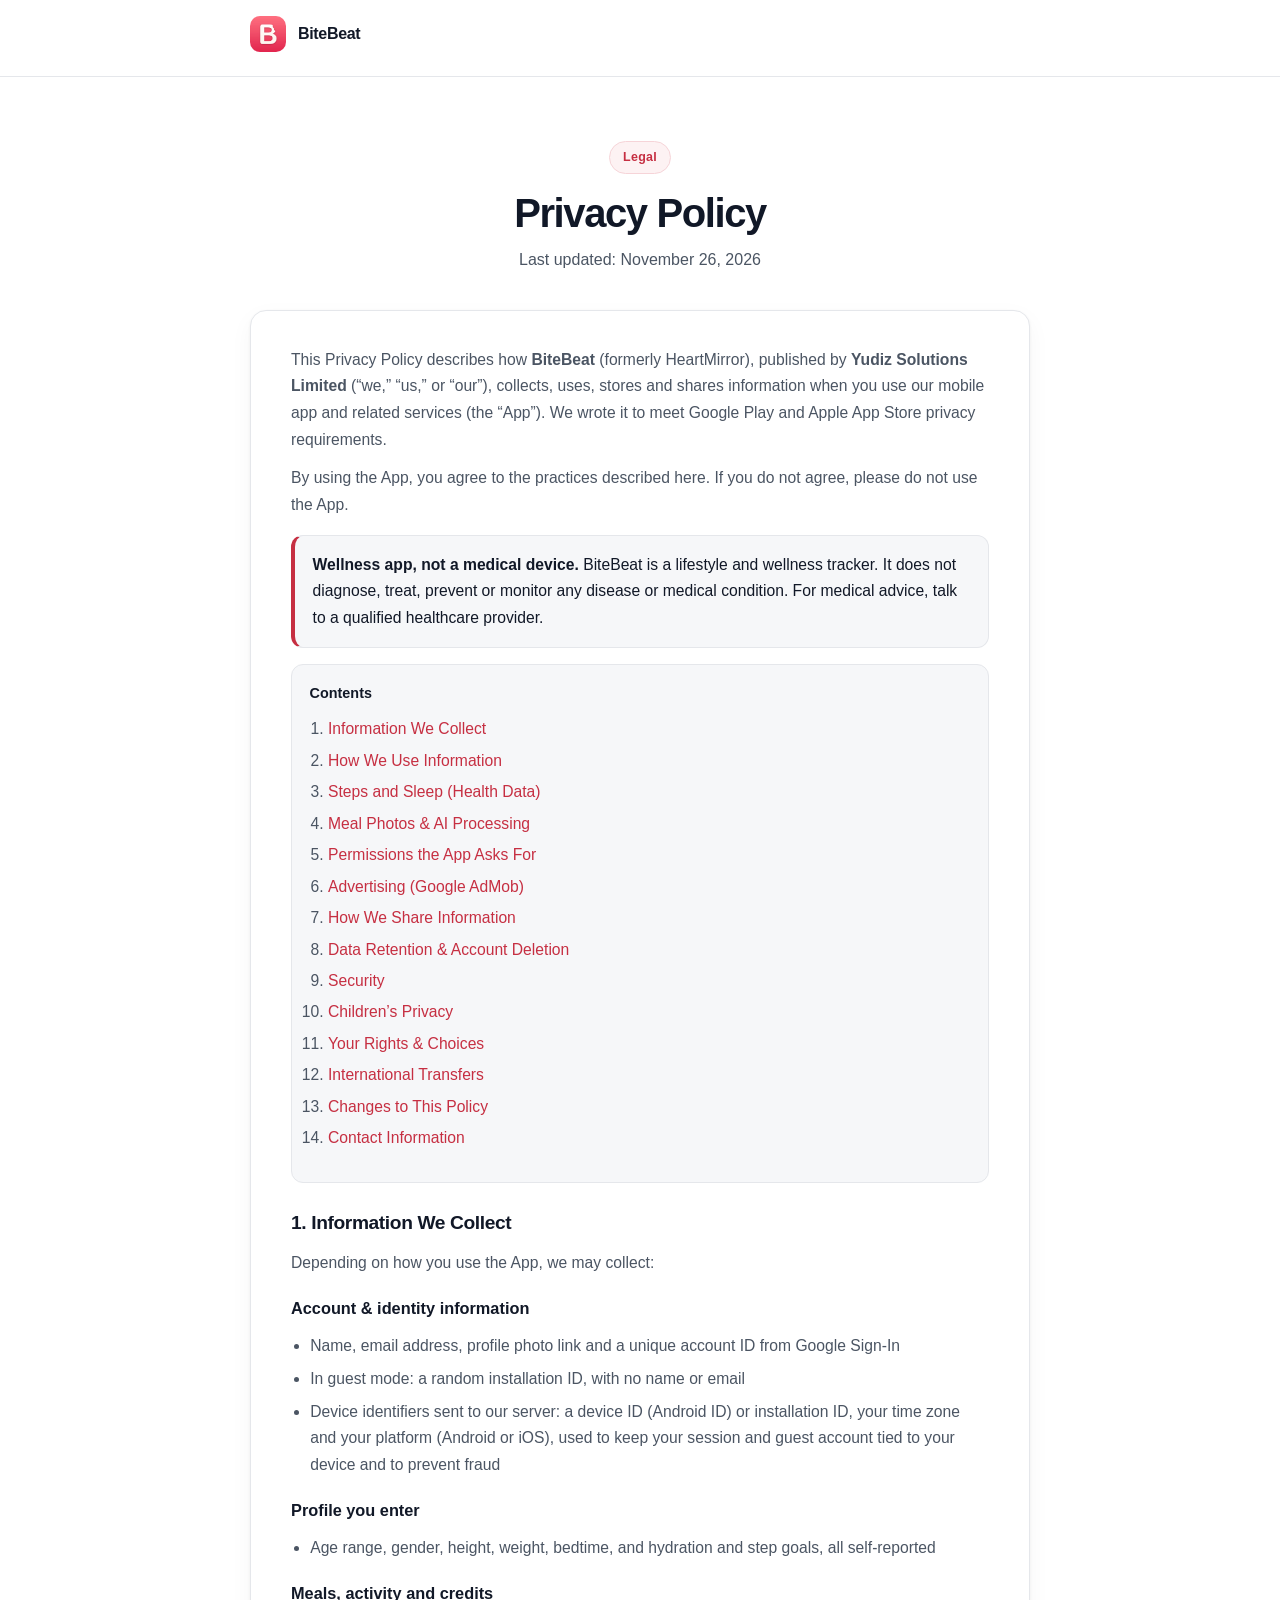
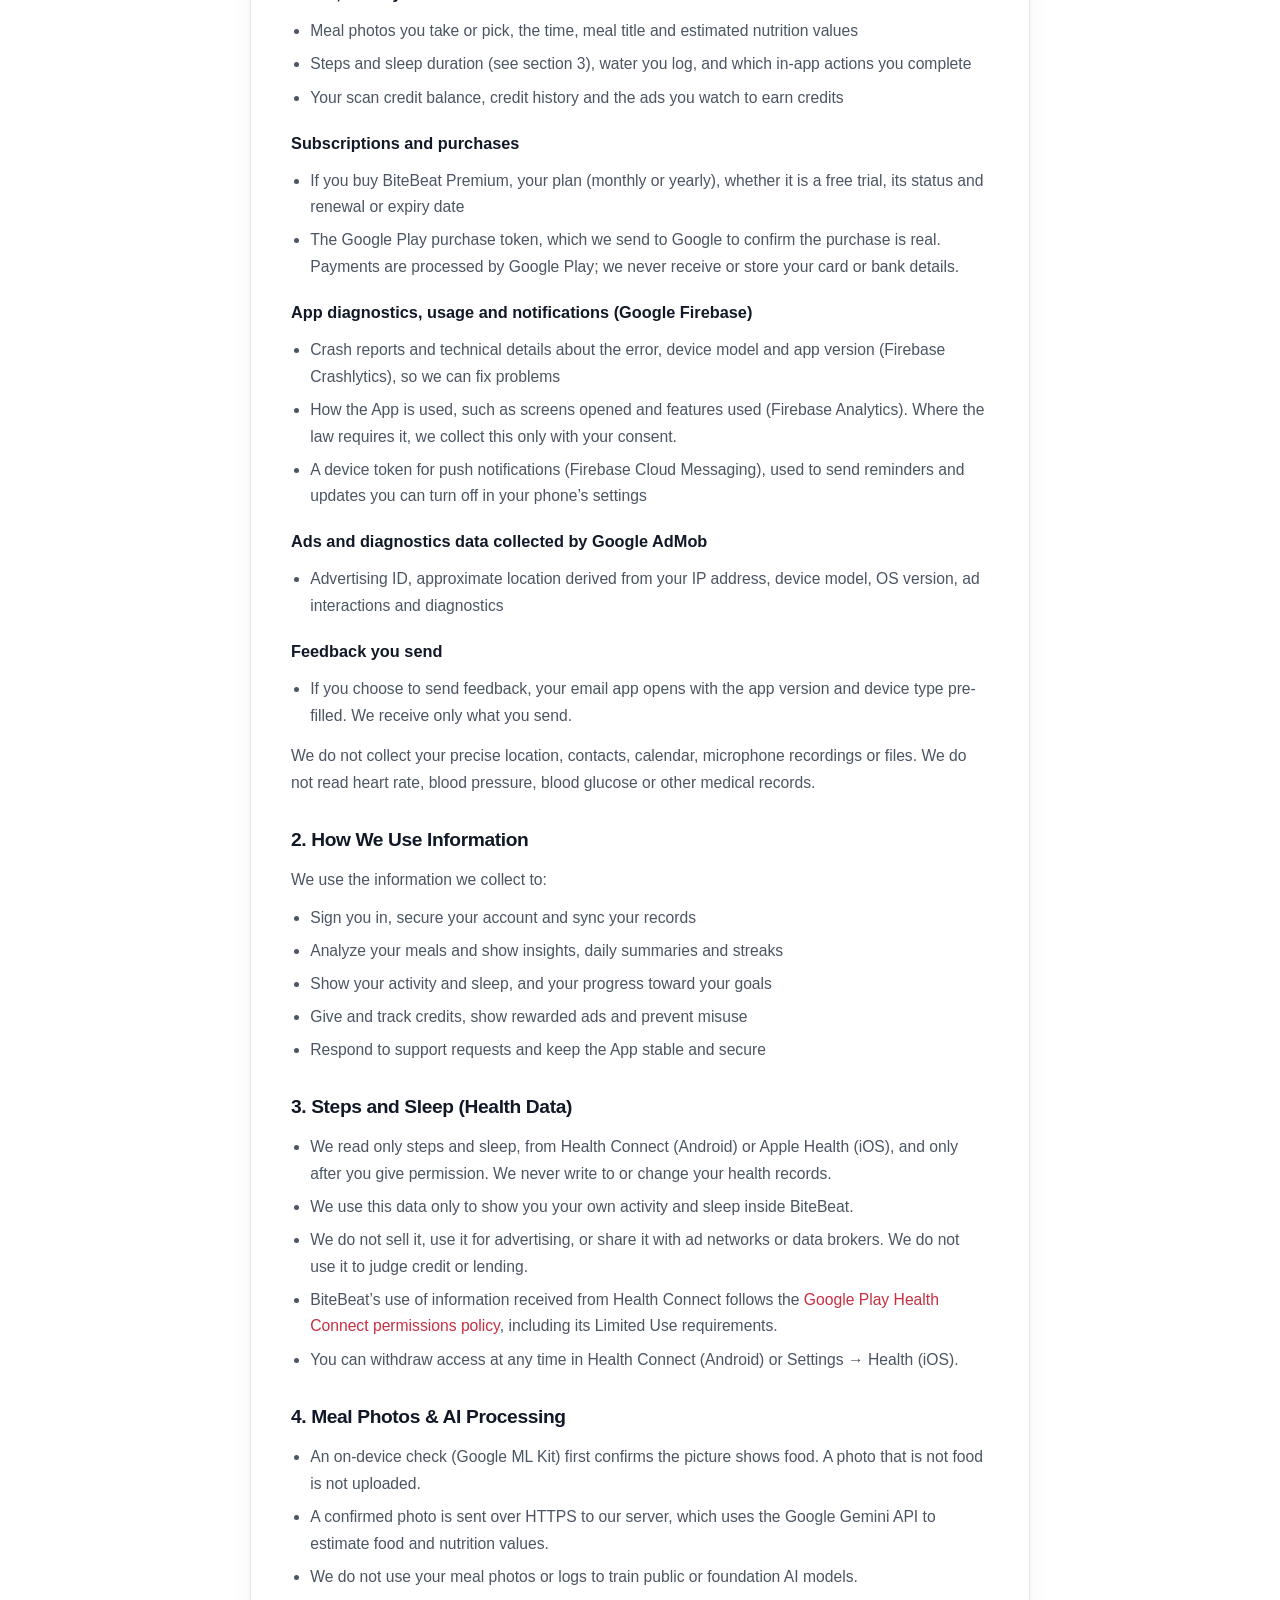
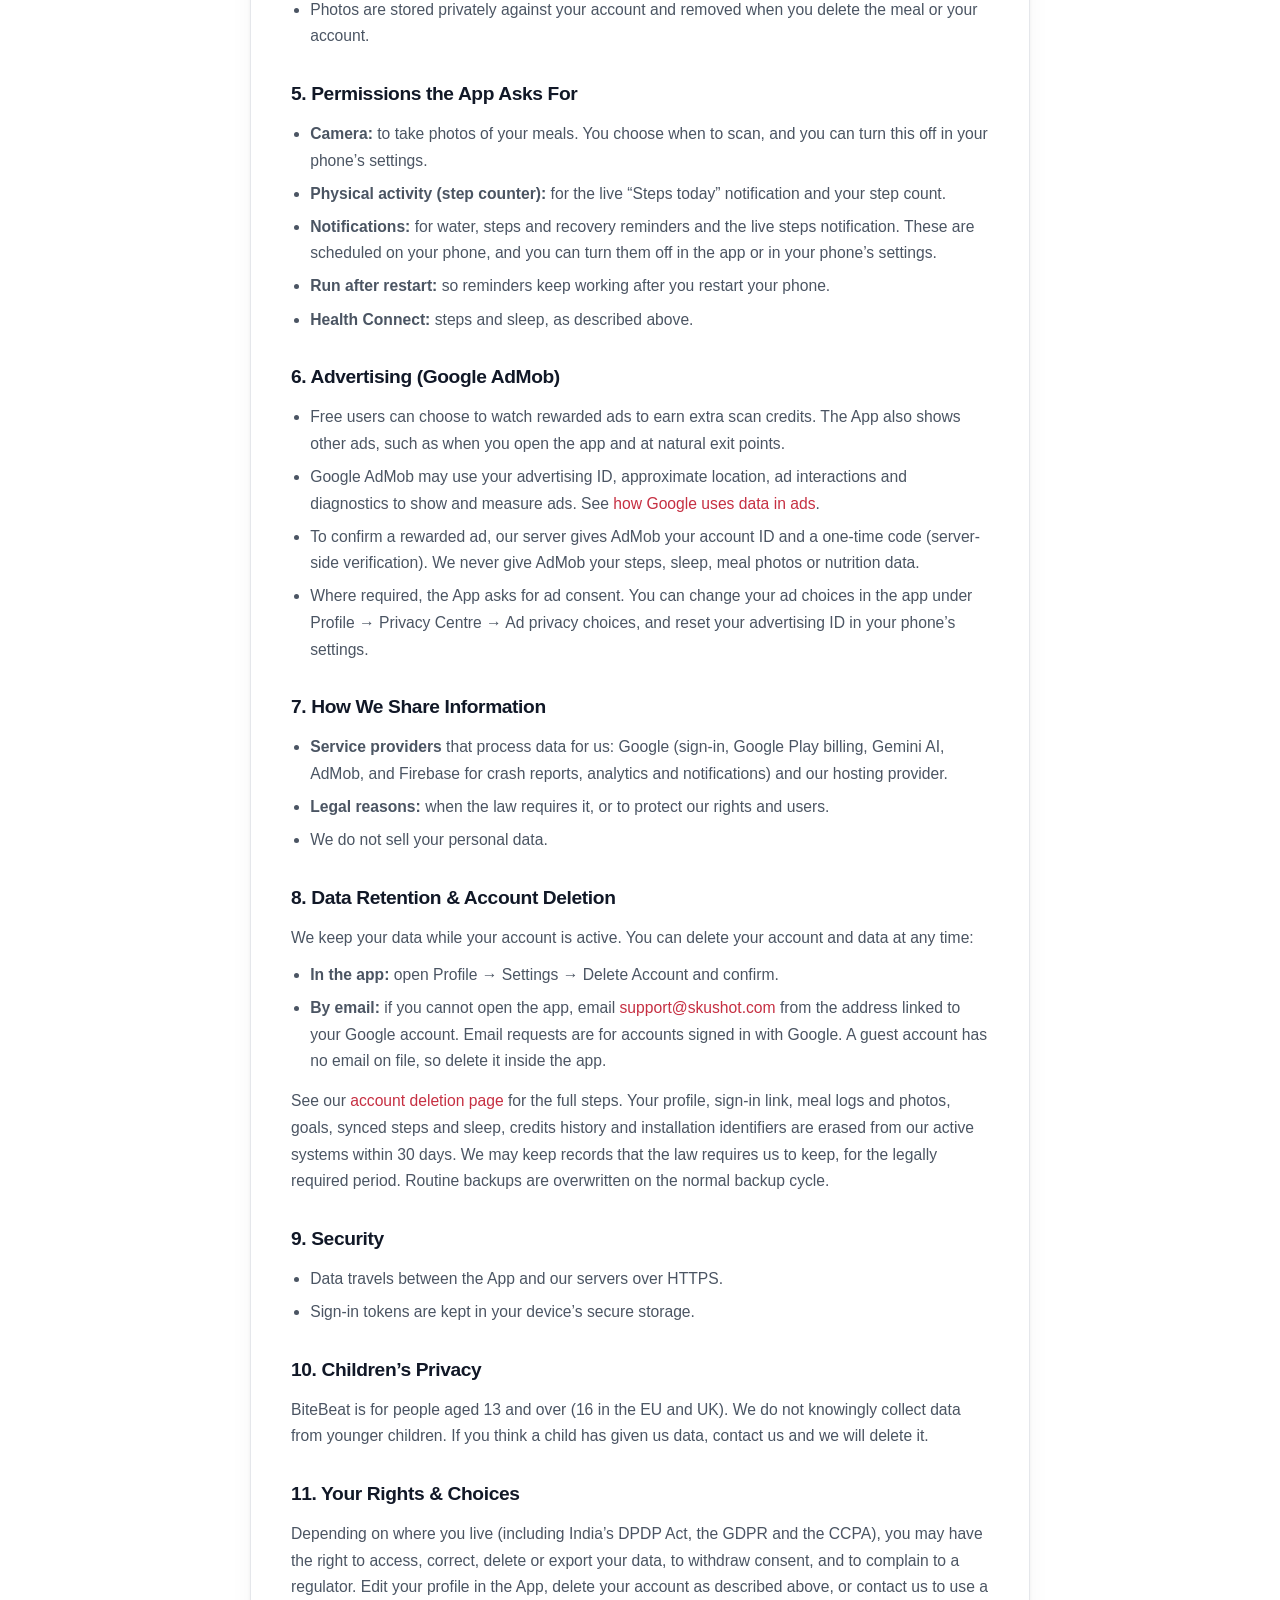
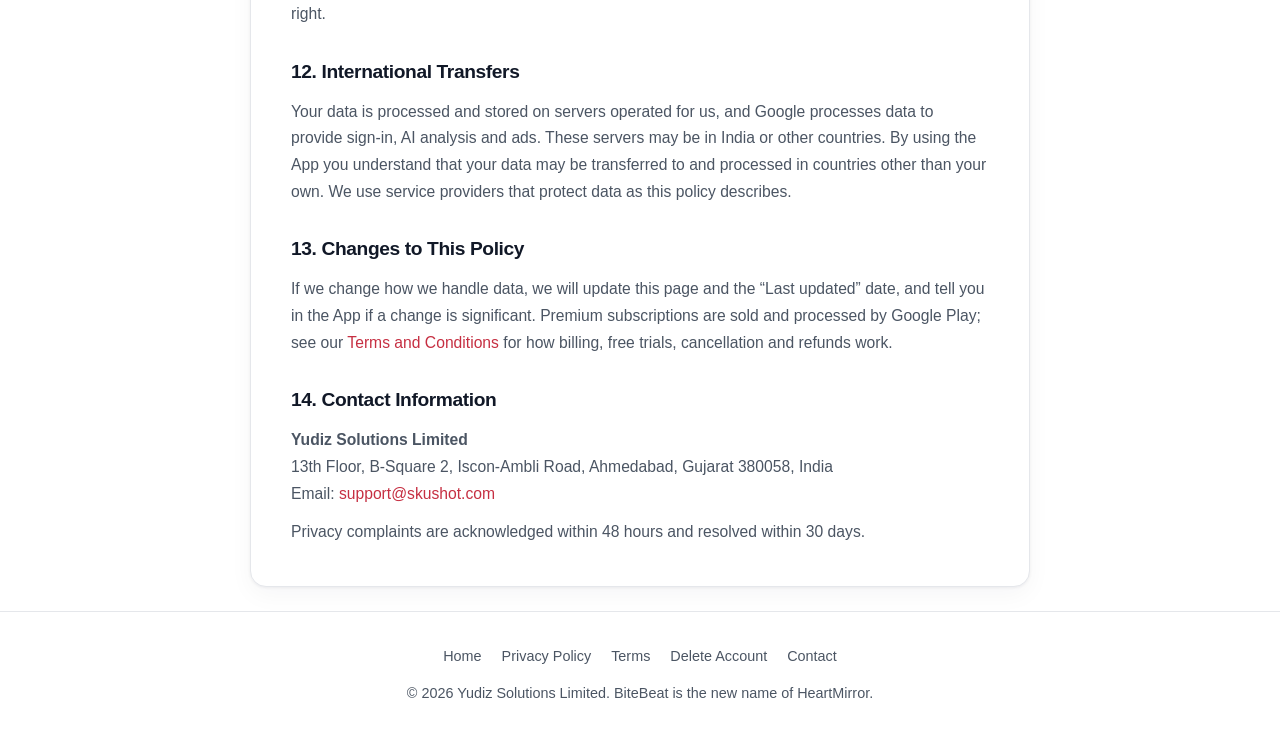
<file: index.html>
<!DOCTYPE html>
<html lang="en">
<head>
  <meta charset="UTF-8" />
  <meta name="viewport" content="width=device-width, initial-scale=1.0" />
  <meta name="description" content="Privacy Policy for BiteBeat: how we collect, use, share and protect your data." />
  <title>Privacy Policy — BiteBeat</title>
  <link rel="icon" href="images/logo.webp" />
  <link rel="stylesheet" href="style.css?v=2" />
</head>
<body>
  <header>
    <div class="wrap">
      <a class="brand" href="./">
        <img class="logo" src="images/logo.webp" alt="BiteBeat logo" width="36" height="36" />
        <span>BiteBeat</span>
      </a>
    </div>
  </header>

  <main>
    <section class="hero wrap">
      <span class="pill">Legal</span>
      <h1>Privacy Policy</h1>
      <p>Last updated: November 26, 2026</p>
    </section>

    <article class="wrap content">
      <p>
        This Privacy Policy describes how <strong>BiteBeat</strong> (formerly HeartMirror), published by
        <strong>Yudiz Solutions Limited</strong> (“we,” “us,” or “our”), collects, uses, stores and shares
        information when you use our mobile app and related services (the “App”). We wrote it to meet
        Google Play and Apple App Store privacy requirements.
      </p>
      <p>By using the App, you agree to the practices described here. If you do not agree, please do not use the App.</p>

      <div class="highlight">
        <p><strong>Wellness app, not a medical device.</strong> BiteBeat is a lifestyle and wellness tracker. It does not diagnose, treat, prevent or monitor any disease or medical condition. For medical advice, talk to a qualified healthcare provider.</p>
      </div>

      <nav class="toc" aria-label="Table of contents">
        <strong>Contents</strong>
        <ol>
          <li><a href="#data-collected">Information We Collect</a></li>
          <li><a href="#how-we-use">How We Use Information</a></li>
          <li><a href="#health-data">Steps and Sleep (Health Data)</a></li>
          <li><a href="#meal-photos">Meal Photos &amp; AI Processing</a></li>
          <li><a href="#permissions">Permissions the App Asks For</a></li>
          <li><a href="#ads">Advertising (Google AdMob)</a></li>
          <li><a href="#sharing">How We Share Information</a></li>
          <li><a href="#retention">Data Retention &amp; Account Deletion</a></li>
          <li><a href="#security">Security</a></li>
          <li><a href="#children">Children’s Privacy</a></li>
          <li><a href="#rights">Your Rights &amp; Choices</a></li>
          <li><a href="#international">International Transfers</a></li>
          <li><a href="#changes">Changes to This Policy</a></li>
          <li><a href="#contact">Contact Information</a></li>
        </ol>
      </nav>

      <h2 id="data-collected">1. Information We Collect</h2>
      <p>Depending on how you use the App, we may collect:</p>

      <h3>Account &amp; identity information</h3>
      <ul>
        <li>Name, email address, profile photo link and a unique account ID from Google Sign-In</li>
        <li>In guest mode: a random installation ID, with no name or email</li>
        <li>Device identifiers sent to our server: a device ID (Android ID) or installation ID, your time zone and your platform (Android or iOS), used to keep your session and guest account tied to your device and to prevent fraud</li>
      </ul>

      <h3>Profile you enter</h3>
      <ul>
        <li>Age range, gender, height, weight, bedtime, and hydration and step goals, all self-reported</li>
      </ul>

      <h3>Meals, activity and credits</h3>
      <ul>
        <li>Meal photos you take or pick, the time, meal title and estimated nutrition values</li>
        <li>Steps and sleep duration (see section 3), water you log, and which in-app actions you complete</li>
        <li>Your scan credit balance, credit history and the ads you watch to earn credits</li>
      </ul>

      <h3>Subscriptions and purchases</h3>
      <ul>
        <li>If you buy BiteBeat Premium, your plan (monthly or yearly), whether it is a free trial, its status and renewal or expiry date</li>
        <li>The Google Play purchase token, which we send to Google to confirm the purchase is real. Payments are processed by Google Play; we never receive or store your card or bank details.</li>
      </ul>

      <h3>App diagnostics, usage and notifications (Google Firebase)</h3>
      <ul>
        <li>Crash reports and technical details about the error, device model and app version (Firebase Crashlytics), so we can fix problems</li>
        <li>How the App is used, such as screens opened and features used (Firebase Analytics). Where the law requires it, we collect this only with your consent.</li>
        <li>A device token for push notifications (Firebase Cloud Messaging), used to send reminders and updates you can turn off in your phone&rsquo;s settings</li>
      </ul>

      <h3>Ads and diagnostics data collected by Google AdMob</h3>
      <ul>
        <li>Advertising ID, approximate location derived from your IP address, device model, OS version, ad interactions and diagnostics</li>
      </ul>

      <h3>Feedback you send</h3>
      <ul>
        <li>If you choose to send feedback, your email app opens with the app version and device type pre-filled. We receive only what you send.</li>
      </ul>

      <p>We do not collect your precise location, contacts, calendar, microphone recordings or files. We do not read heart rate, blood pressure, blood glucose or other medical records.</p>

      <h2 id="how-we-use">2. How We Use Information</h2>
      <p>We use the information we collect to:</p>
      <ul>
        <li>Sign you in, secure your account and sync your records</li>
        <li>Analyze your meals and show insights, daily summaries and streaks</li>
        <li>Show your activity and sleep, and your progress toward your goals</li>
        <li>Give and track credits, show rewarded ads and prevent misuse</li>
        <li>Respond to support requests and keep the App stable and secure</li>
      </ul>

      <h2 id="health-data">3. Steps and Sleep (Health Data)</h2>
      <ul>
        <li>We read only steps and sleep, from Health Connect (Android) or Apple Health (iOS), and only after you give permission. We never write to or change your health records.</li>
        <li>We use this data only to show you your own activity and sleep inside BiteBeat.</li>
        <li>We do not sell it, use it for advertising, or share it with ad networks or data brokers. We do not use it to judge credit or lending.</li>
        <li>BiteBeat’s use of information received from Health Connect follows the <a href="https://support.google.com/googleplay/android-developer/answer/9888379">Google Play Health Connect permissions policy</a>, including its Limited Use requirements.</li>
        <li>You can withdraw access at any time in Health Connect (Android) or Settings &rarr; Health (iOS).</li>
      </ul>

      <h2 id="meal-photos">4. Meal Photos &amp; AI Processing</h2>
      <ul>
        <li>An on-device check (Google ML Kit) first confirms the picture shows food. A photo that is not food is not uploaded.</li>
        <li>A confirmed photo is sent over HTTPS to our server, which uses the Google Gemini API to estimate food and nutrition values.</li>
        <li>We do not use your meal photos or logs to train public or foundation AI models.</li>
        <li>Photos are stored privately against your account and removed when you delete the meal or your account.</li>
      </ul>

      <h2 id="permissions">5. Permissions the App Asks For</h2>
      <ul>
        <li><strong>Camera:</strong> to take photos of your meals. You choose when to scan, and you can turn this off in your phone’s settings.</li>
        <li><strong>Physical activity (step counter):</strong> for the live “Steps today” notification and your step count.</li>
        <li><strong>Notifications:</strong> for water, steps and recovery reminders and the live steps notification. These are scheduled on your phone, and you can turn them off in the app or in your phone’s settings.</li>
        <li><strong>Run after restart:</strong> so reminders keep working after you restart your phone.</li>
        <li><strong>Health Connect:</strong> steps and sleep, as described above.</li>
      </ul>

      <h2 id="ads">6. Advertising (Google AdMob)</h2>
      <ul>
        <li>Free users can choose to watch rewarded ads to earn extra scan credits. The App also shows other ads, such as when you open the app and at natural exit points.</li>
        <li>Google AdMob may use your advertising ID, approximate location, ad interactions and diagnostics to show and measure ads. See <a href="https://policies.google.com/technologies/ads">how Google uses data in ads</a>.</li>
        <li>To confirm a rewarded ad, our server gives AdMob your account ID and a one-time code (server-side verification). We never give AdMob your steps, sleep, meal photos or nutrition data.</li>
        <li>Where required, the App asks for ad consent. You can change your ad choices in the app under Profile &rarr; Privacy Centre &rarr; Ad privacy choices, and reset your advertising ID in your phone’s settings.</li>
      </ul>

      <h2 id="sharing">7. How We Share Information</h2>
      <ul>
        <li><strong>Service providers</strong> that process data for us: Google (sign-in, Google Play billing, Gemini AI, AdMob, and Firebase for crash reports, analytics and notifications) and our hosting provider.</li>
        <li><strong>Legal reasons:</strong> when the law requires it, or to protect our rights and users.</li>
        <li>We do not sell your personal data.</li>
      </ul>

      <h2 id="retention">8. Data Retention &amp; Account Deletion</h2>
      <p>We keep your data while your account is active. You can delete your account and data at any time:</p>
      <ul>
        <li><strong>In the app:</strong> open Profile &rarr; Settings &rarr; Delete Account and confirm.</li>
        <li><strong>By email:</strong> if you cannot open the app, email <a href="mailto:support@skushot.com?subject=BiteBeat%20account%20deletion%20request">support@skushot.com</a> from the address linked to your Google account. Email requests are for accounts signed in with Google. A guest account has no email on file, so delete it inside the app.</li>
      </ul>
      <p>See our <a href="delete-account/">account deletion page</a> for the full steps. Your profile, sign-in link, meal logs and photos, goals, synced steps and sleep, credits history and installation identifiers are erased from our active systems within 30 days. We may keep records that the law requires us to keep, for the legally required period. Routine backups are overwritten on the normal backup cycle.</p>

      <h2 id="security">9. Security</h2>
      <ul>
        <li>Data travels between the App and our servers over HTTPS.</li>
        <li>Sign-in tokens are kept in your device’s secure storage.</li>
      </ul>

      <h2 id="children">10. Children’s Privacy</h2>
      <p>BiteBeat is for people aged 13 and over (16 in the EU and UK). We do not knowingly collect data from younger children. If you think a child has given us data, contact us and we will delete it.</p>

      <h2 id="rights">11. Your Rights &amp; Choices</h2>
      <p>Depending on where you live (including India’s DPDP Act, the GDPR and the CCPA), you may have the right to access, correct, delete or export your data, to withdraw consent, and to complain to a regulator. Edit your profile in the App, delete your account as described above, or contact us to use a right.</p>

      <h2 id="international">12. International Transfers</h2>
      <p>Your data is processed and stored on servers operated for us, and Google processes data to provide sign-in, AI analysis and ads. These servers may be in India or other countries. By using the App you understand that your data may be transferred to and processed in countries other than your own. We use service providers that protect data as this policy describes.</p>

      <h2 id="changes">13. Changes to This Policy</h2>
      <p>If we change how we handle data, we will update this page and the “Last updated” date, and tell you in the App if a change is significant. Premium subscriptions are sold and processed by Google Play; see our <a href="terms/">Terms and Conditions</a> for how billing, free trials, cancellation and refunds work.</p>

      <h2 id="contact">14. Contact Information</h2>
      <p>
        <strong>Yudiz Solutions Limited</strong><br />
        13th Floor, B-Square 2, Iscon-Ambli Road, Ahmedabad, Gujarat 380058, India<br />
        Email: <a href="mailto:support@skushot.com">support@skushot.com</a>
      </p>
      <p>Privacy complaints are acknowledged within 48 hours and resolved within 30 days.</p>
    </article>
  </main>

  <footer>
    <div class="wrap">
      <nav aria-label="Footer">
        <a href="home/">Home</a>
        <a href="./">Privacy Policy</a>
        <a href="terms/">Terms</a>
        <a href="delete-account/">Delete Account</a>
        <a href="mailto:support@skushot.com">Contact</a>
      </nav>
      <p>&copy; 2026 Yudiz Solutions Limited. BiteBeat is the new name of HeartMirror.</p>
    </div>
  </footer>
</body>
</html>
</file>
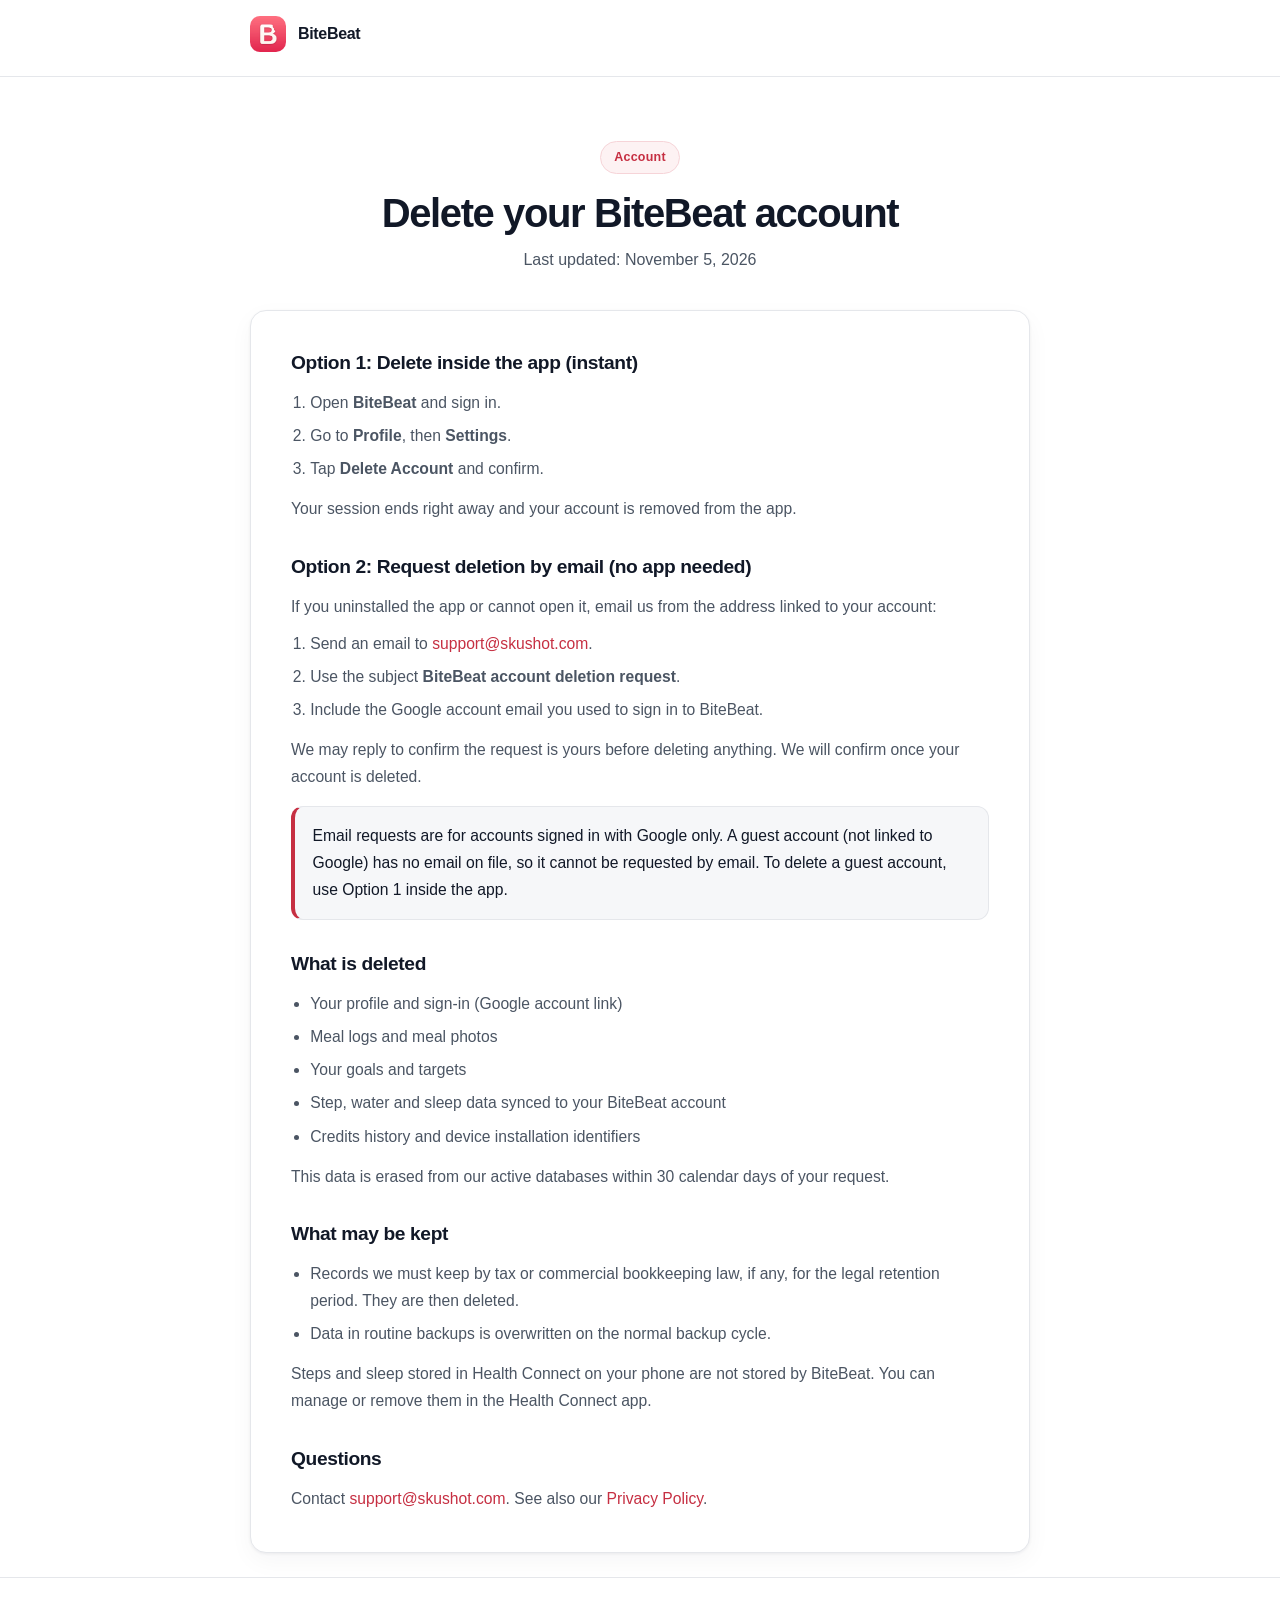
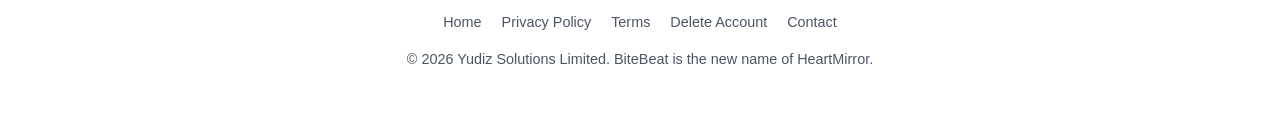
<file: delete-account/index.html>
<!DOCTYPE html>
<html lang="en">
<head>
  <meta charset="UTF-8" />
  <meta name="viewport" content="width=device-width, initial-scale=1.0" />
  <meta name="description" content="How to delete your BiteBeat account and the data linked to it." />
  <title>Delete Your BiteBeat Account</title>
  <link rel="icon" href="../images/logo.webp" />
  <link rel="stylesheet" href="../style.css?v=2" />
</head>
<body>
  <header>
    <div class="wrap">
      <a class="brand" href="../">
        <img class="logo" src="../images/logo.webp" alt="BiteBeat logo" width="36" height="36" />
        <span>BiteBeat</span>
      </a>
    </div>
  </header>

  <main>
    <section class="hero wrap">
      <span class="pill">Account</span>
      <h1>Delete your BiteBeat account</h1>
      <p>Last updated: November 5, 2026</p>
    </section>

    <article class="wrap content">
      <h2>Option 1: Delete inside the app (instant)</h2>
      <ol>
        <li>Open <strong>BiteBeat</strong> and sign in.</li>
        <li>Go to <strong>Profile</strong>, then <strong>Settings</strong>.</li>
        <li>Tap <strong>Delete Account</strong> and confirm.</li>
      </ol>
      <p>Your session ends right away and your account is removed from the app.</p>

      <h2>Option 2: Request deletion by email (no app needed)</h2>
      <p>If you uninstalled the app or cannot open it, email us from the address linked to your account:</p>
      <ol>
        <li>Send an email to <a href="mailto:support@skushot.com?subject=BiteBeat%20account%20deletion%20request">support@skushot.com</a>.</li>
        <li>Use the subject <strong>BiteBeat account deletion request</strong>.</li>
        <li>Include the Google account email you used to sign in to BiteBeat.</li>
      </ol>
      <p>We may reply to confirm the request is yours before deleting anything. We will confirm once your account is deleted.</p>
      <div class="highlight">
        <p>Email requests are for accounts signed in with Google only. A guest account (not linked to Google) has no email on file, so it cannot be requested by email. To delete a guest account, use Option 1 inside the app.</p>
      </div>

      <h2>What is deleted</h2>
      <ul>
        <li>Your profile and sign-in (Google account link)</li>
        <li>Meal logs and meal photos</li>
        <li>Your goals and targets</li>
        <li>Step, water and sleep data synced to your BiteBeat account</li>
        <li>Credits history and device installation identifiers</li>
      </ul>
      <p>This data is erased from our active databases within 30 calendar days of your request.</p>

      <h2>What may be kept</h2>
      <ul>
        <li>Records we must keep by tax or commercial bookkeeping law, if any, for the legal retention period. They are then deleted.</li>
        <li>Data in routine backups is overwritten on the normal backup cycle.</li>
      </ul>
      <p>Steps and sleep stored in Health Connect on your phone are not stored by BiteBeat. You can manage or remove them in the Health Connect app.</p>

      <h2>Questions</h2>
      <p>Contact <a href="mailto:support@skushot.com">support@skushot.com</a>. See also our <a href="../">Privacy Policy</a>.</p>
    </article>
  </main>

  <footer>
    <div class="wrap">
      <nav aria-label="Footer">
        <a href="../home/">Home</a>
        <a href="../">Privacy Policy</a>
        <a href="../terms/">Terms</a>
        <a href="./">Delete Account</a>
        <a href="mailto:support@skushot.com">Contact</a>
      </nav>
      <p>&copy; 2026 Yudiz Solutions Limited. BiteBeat is the new name of HeartMirror.</p>
    </div>
  </footer>
</body>
</html>
</file>
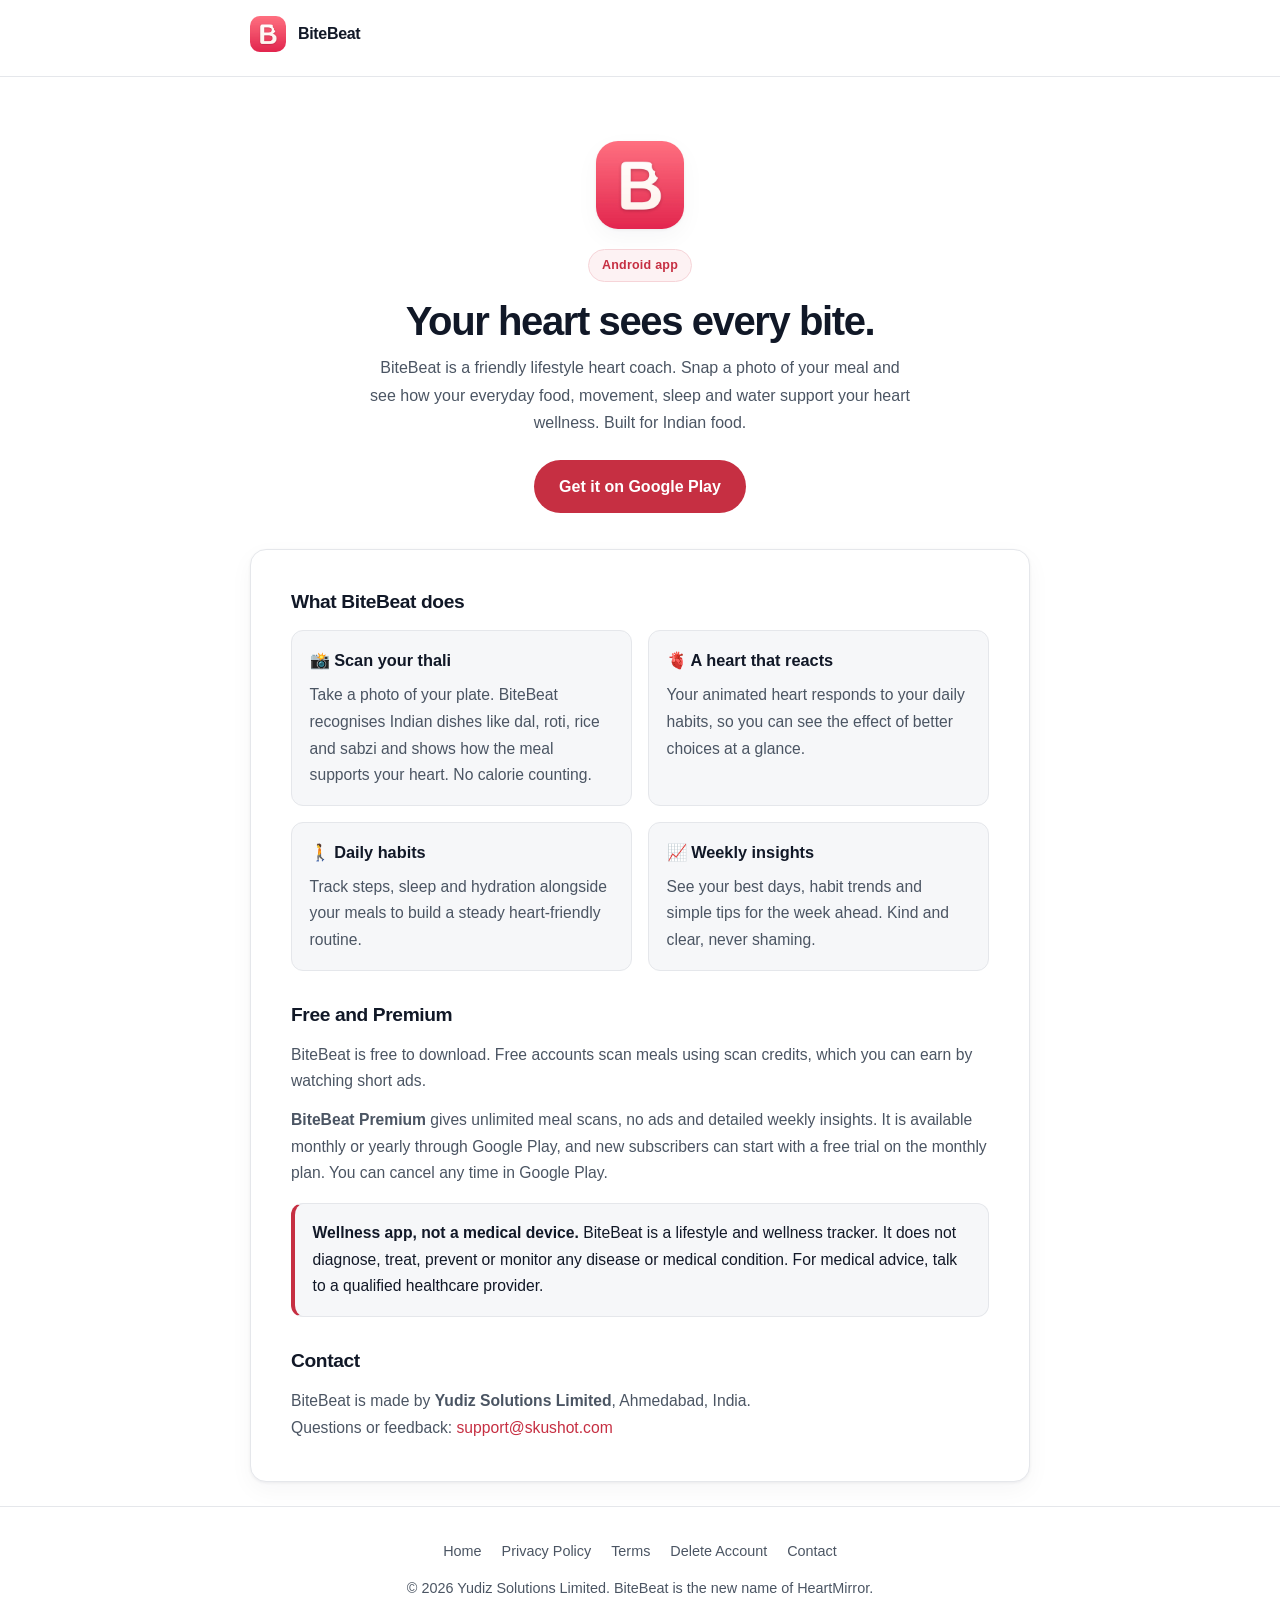
<file: home/index.html>
<!DOCTYPE html>
<html lang="en">
<head>
  <meta charset="UTF-8" />
  <meta name="viewport" content="width=device-width, initial-scale=1.0" />
  <meta name="description" content="BiteBeat is a lifestyle heart coach for Indian food. Snap your meal and see how your daily habits support heart wellness." />
  <title>BiteBeat — Your Lifestyle Heart Coach</title>
  <link rel="icon" href="../images/logo.webp" />
  <link rel="stylesheet" href="../style.css?v=3" />
</head>
<body>
  <header>
    <div class="wrap">
      <a class="brand" href="./">
        <img class="logo" src="../images/logo.webp" alt="BiteBeat logo" width="36" height="36" />
        <span>BiteBeat</span>
      </a>
    </div>
  </header>

  <main>
    <section class="hero wrap">
      <img class="hero-logo" src="../images/logo.webp" alt="" width="88" height="88" />
      <span class="pill">Android app</span>
      <h1>Your heart sees every bite.</h1>
      <p>BiteBeat is a friendly lifestyle heart coach. Snap a photo of your meal and see how your everyday food, movement, sleep and water support your heart wellness. Built for Indian food.</p>
      <a class="store-btn" href="https://play.google.com/store/apps/details?id=com.yudiz.bitebeat" rel="noopener">Get it on Google Play</a>
    </section>

    <article class="wrap content">
      <h2 id="features">What BiteBeat does</h2>
      <div class="features">
        <div class="feature">
          <h3>📸 Scan your thali</h3>
          <p>Take a photo of your plate. BiteBeat recognises Indian dishes like dal, roti, rice and sabzi and shows how the meal supports your heart. No calorie counting.</p>
        </div>
        <div class="feature">
          <h3>🫀 A heart that reacts</h3>
          <p>Your animated heart responds to your daily habits, so you can see the effect of better choices at a glance.</p>
        </div>
        <div class="feature">
          <h3>🚶 Daily habits</h3>
          <p>Track steps, sleep and hydration alongside your meals to build a steady heart-friendly routine.</p>
        </div>
        <div class="feature">
          <h3>📈 Weekly insights</h3>
          <p>See your best days, habit trends and simple tips for the week ahead. Kind and clear, never shaming.</p>
        </div>
      </div>

      <h2 id="plans">Free and Premium</h2>
      <p>BiteBeat is free to download. Free accounts scan meals using scan credits, which you can earn by watching short ads.</p>
      <p><strong>BiteBeat Premium</strong> gives unlimited meal scans, no ads and detailed weekly insights. It is available monthly or yearly through Google Play, and new subscribers can start with a free trial on the monthly plan. You can cancel any time in Google Play.</p>

      <div class="highlight">
        <p><strong>Wellness app, not a medical device.</strong> BiteBeat is a lifestyle and wellness tracker. It does not diagnose, treat, prevent or monitor any disease or medical condition. For medical advice, talk to a qualified healthcare provider.</p>
      </div>

      <h2 id="contact">Contact</h2>
      <p>
        BiteBeat is made by <strong>Yudiz Solutions Limited</strong>, Ahmedabad, India.<br />
        Questions or feedback: <a href="mailto:support@skushot.com">support@skushot.com</a>
      </p>
    </article>
  </main>

  <footer>
    <div class="wrap">
      <nav aria-label="Footer">
        <a href="./">Home</a>
        <a href="../">Privacy Policy</a>
        <a href="../terms/">Terms</a>
        <a href="../delete-account/">Delete Account</a>
        <a href="mailto:support@skushot.com">Contact</a>
      </nav>
      <p>&copy; 2026 Yudiz Solutions Limited. BiteBeat is the new name of HeartMirror.</p>
    </div>
  </footer>
</body>
</html>
</file>
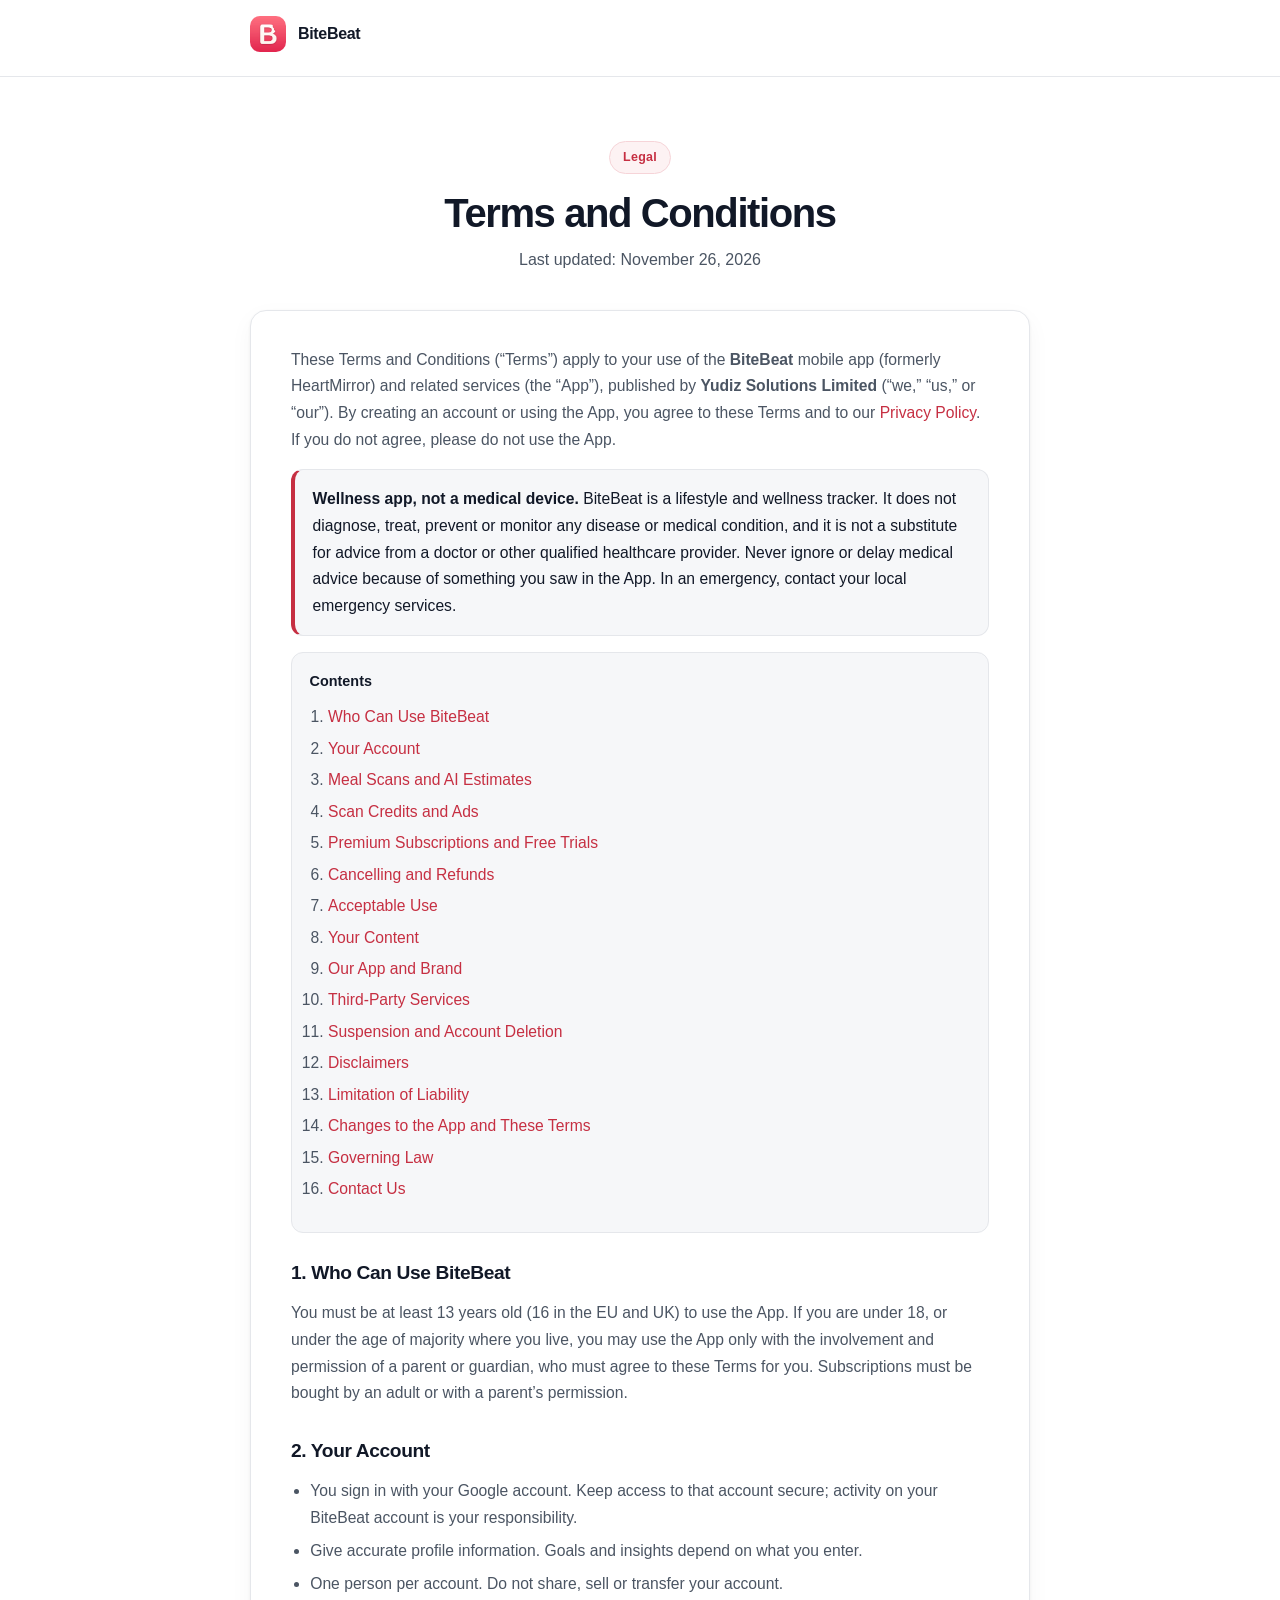
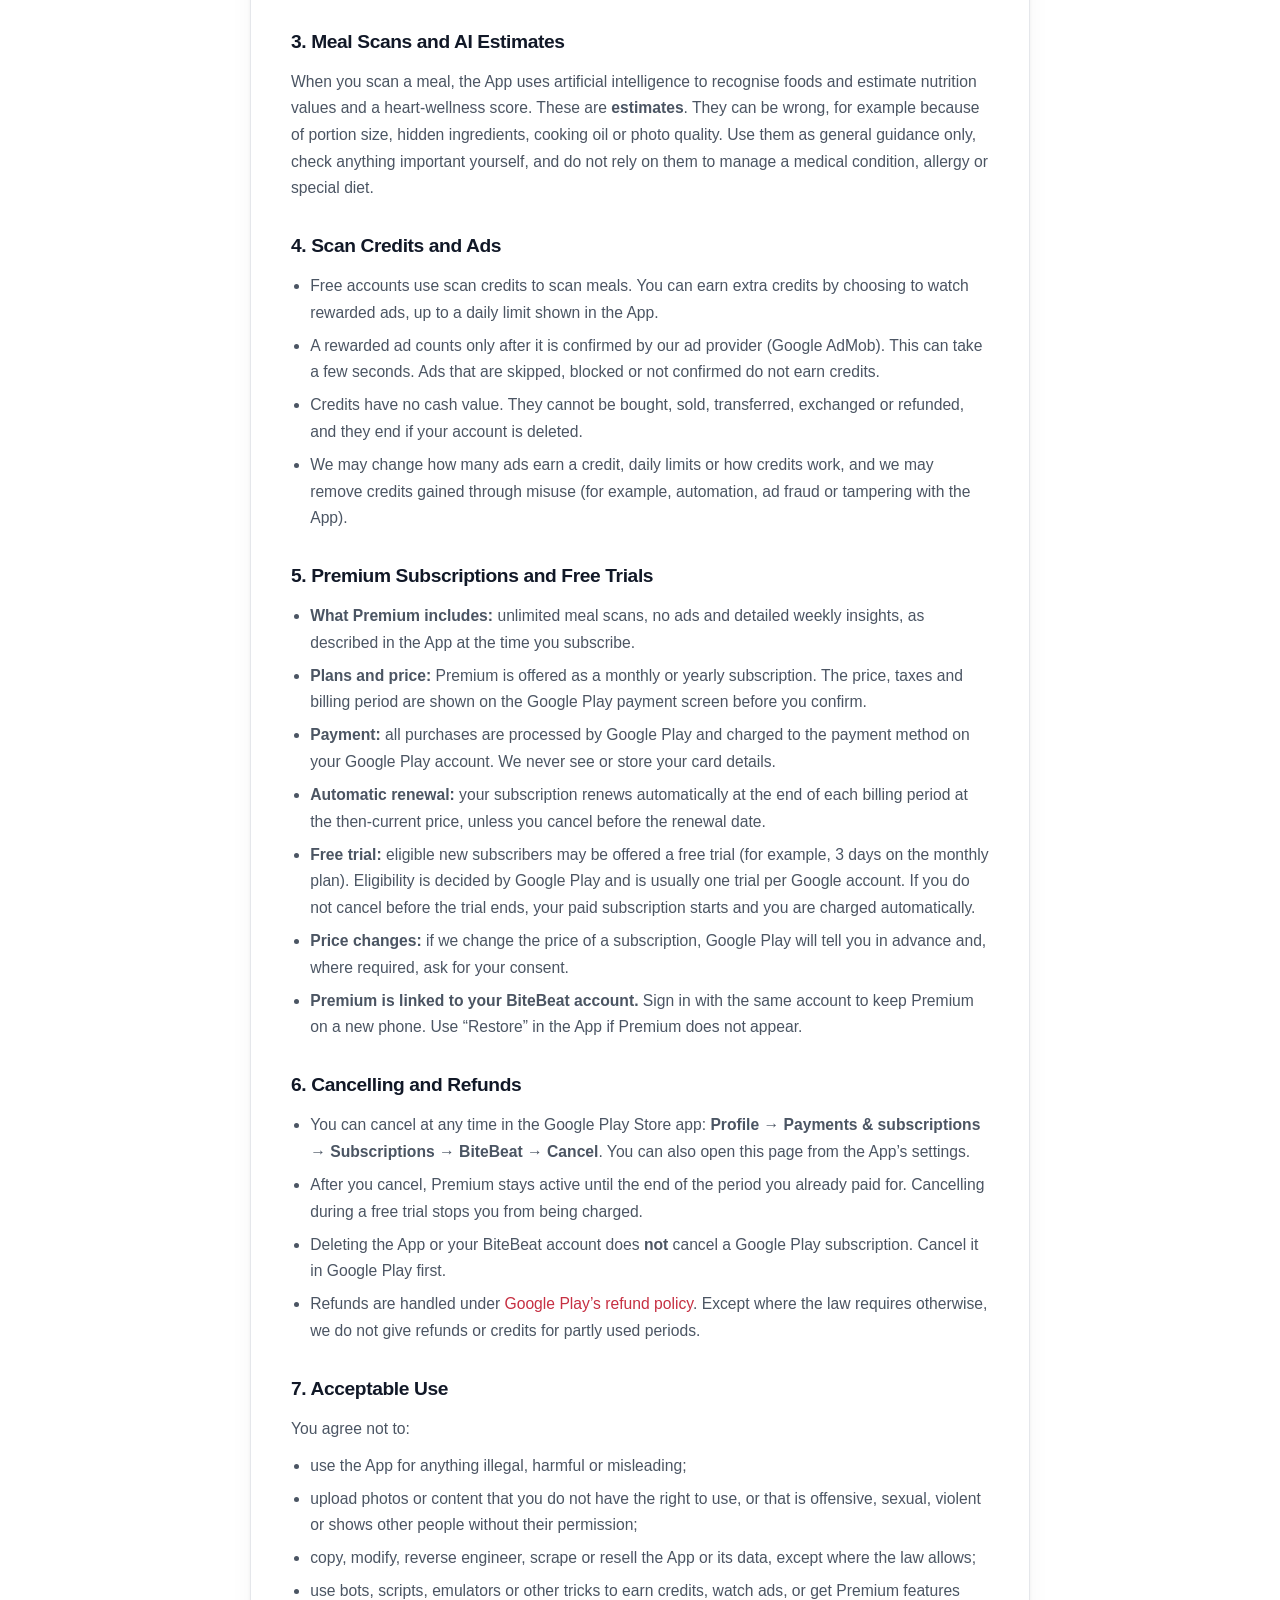
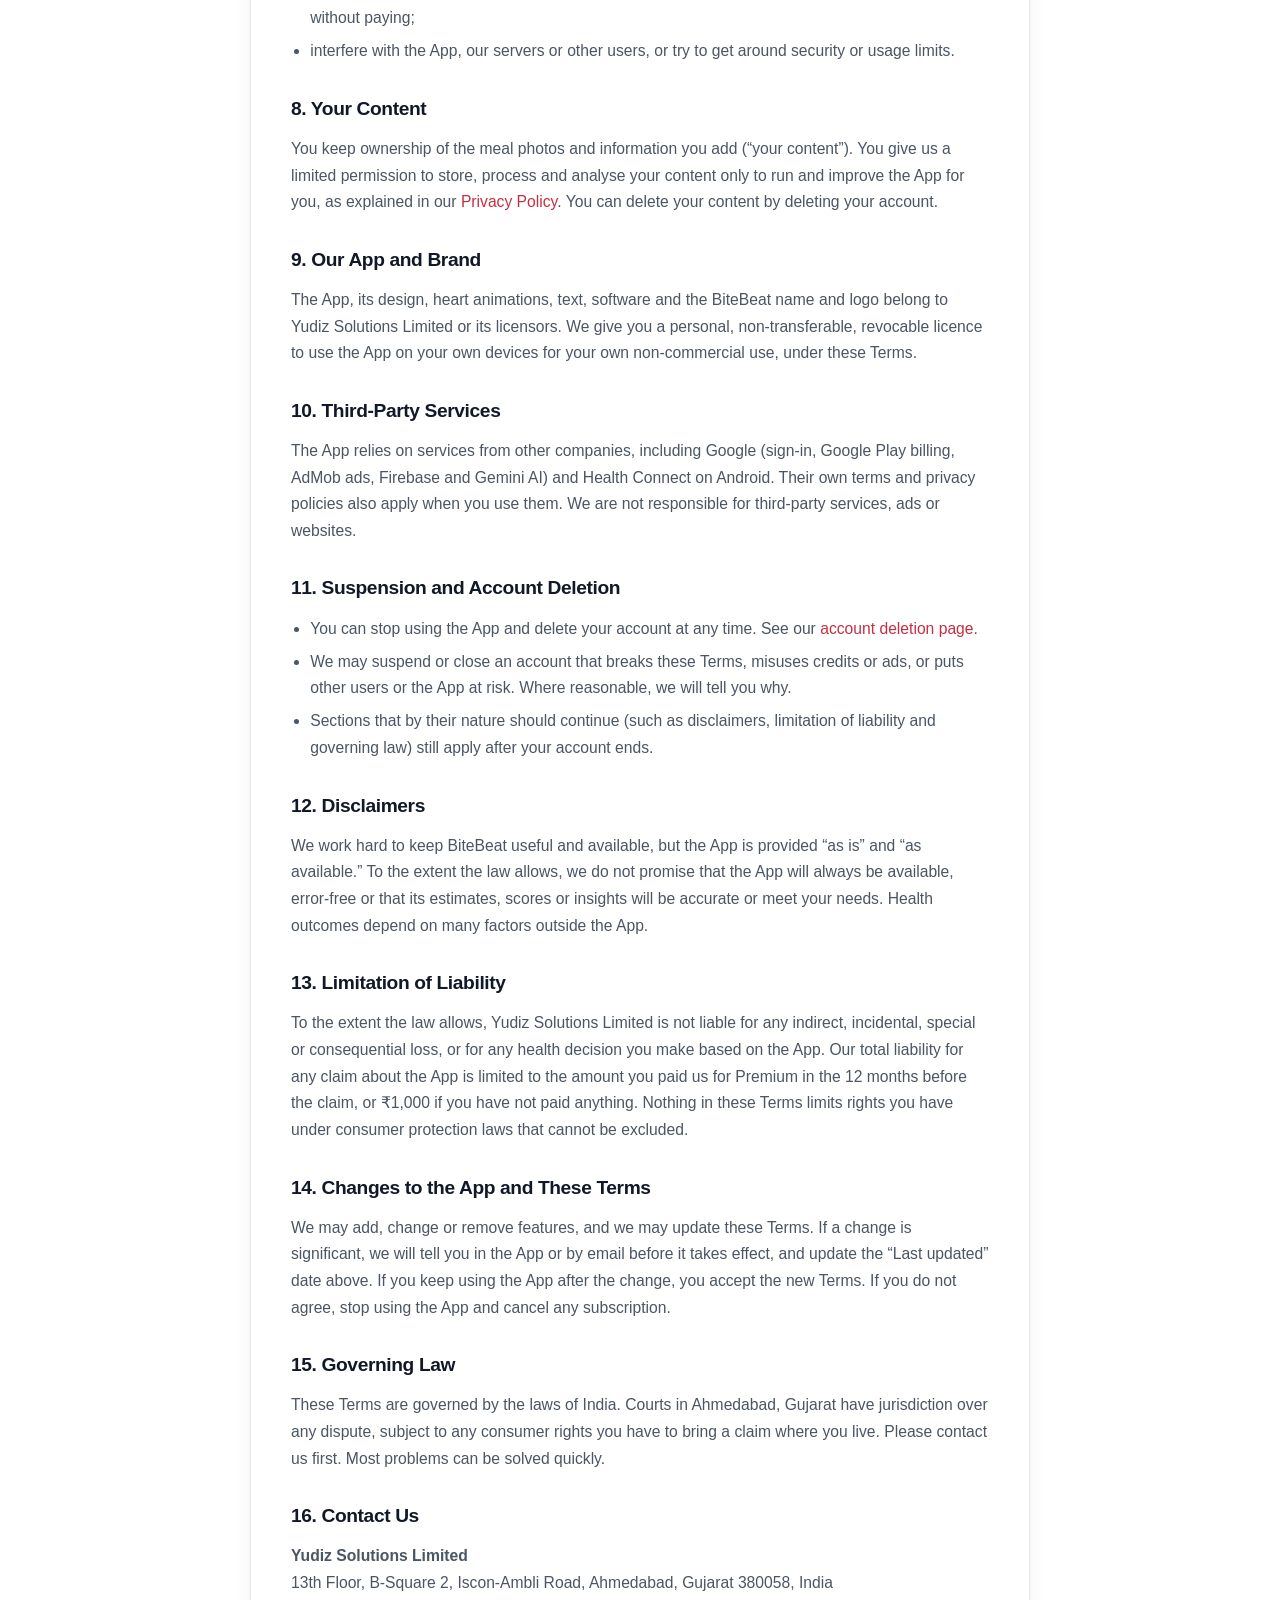
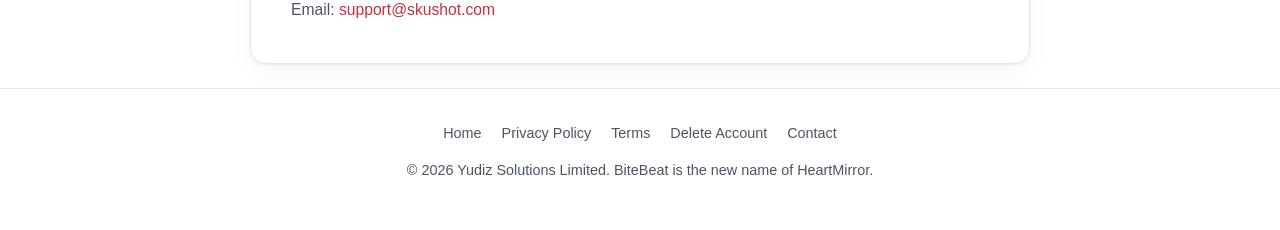
<file: terms/index.html>
<!DOCTYPE html>
<html lang="en">
<head>
  <meta charset="UTF-8" />
  <meta name="viewport" content="width=device-width, initial-scale=1.0" />
  <meta name="description" content="Terms and Conditions for BiteBeat: subscriptions, free trials, credits, acceptable use and other rules for using the app." />
  <title>Terms and Conditions — BiteBeat</title>
  <link rel="icon" href="../images/logo.webp" />
  <link rel="stylesheet" href="../style.css?v=3" />
</head>
<body>
  <header>
    <div class="wrap">
      <a class="brand" href="../home/">
        <img class="logo" src="../images/logo.webp" alt="BiteBeat logo" width="36" height="36" />
        <span>BiteBeat</span>
      </a>
    </div>
  </header>

  <main>
    <section class="hero wrap">
      <span class="pill">Legal</span>
      <h1>Terms and Conditions</h1>
      <p>Last updated: November 26, 2026</p>
    </section>

    <article class="wrap content">
      <p>
        These Terms and Conditions (“Terms”) apply to your use of the <strong>BiteBeat</strong> mobile app
        (formerly HeartMirror) and related services (the “App”), published by <strong>Yudiz Solutions Limited</strong>
        (“we,” “us,” or “our”). By creating an account or using the App, you agree to these Terms and to our
        <a href="../">Privacy Policy</a>. If you do not agree, please do not use the App.
      </p>

      <div class="highlight">
        <p><strong>Wellness app, not a medical device.</strong> BiteBeat is a lifestyle and wellness tracker. It does not diagnose, treat, prevent or monitor any disease or medical condition, and it is not a substitute for advice from a doctor or other qualified healthcare provider. Never ignore or delay medical advice because of something you saw in the App. In an emergency, contact your local emergency services.</p>
      </div>

      <nav class="toc" aria-label="Table of contents">
        <strong>Contents</strong>
        <ol>
          <li><a href="#eligibility">Who Can Use BiteBeat</a></li>
          <li><a href="#account">Your Account</a></li>
          <li><a href="#ai">Meal Scans and AI Estimates</a></li>
          <li><a href="#credits">Scan Credits and Ads</a></li>
          <li><a href="#premium">Premium Subscriptions and Free Trials</a></li>
          <li><a href="#cancel">Cancelling and Refunds</a></li>
          <li><a href="#use">Acceptable Use</a></li>
          <li><a href="#content">Your Content</a></li>
          <li><a href="#ip">Our App and Brand</a></li>
          <li><a href="#third-party">Third-Party Services</a></li>
          <li><a href="#termination">Suspension and Account Deletion</a></li>
          <li><a href="#disclaimer">Disclaimers</a></li>
          <li><a href="#liability">Limitation of Liability</a></li>
          <li><a href="#changes">Changes to the App and These Terms</a></li>
          <li><a href="#law">Governing Law</a></li>
          <li><a href="#contact">Contact Us</a></li>
        </ol>
      </nav>

      <h2 id="eligibility">1. Who Can Use BiteBeat</h2>
      <p>You must be at least 13 years old (16 in the EU and UK) to use the App. If you are under 18, or under the age of majority where you live, you may use the App only with the involvement and permission of a parent or guardian, who must agree to these Terms for you. Subscriptions must be bought by an adult or with a parent’s permission.</p>

      <h2 id="account">2. Your Account</h2>
      <ul>
        <li>You sign in with your Google account. Keep access to that account secure; activity on your BiteBeat account is your responsibility.</li>
        <li>Give accurate profile information. Goals and insights depend on what you enter.</li>
        <li>One person per account. Do not share, sell or transfer your account.</li>
      </ul>

      <h2 id="ai">3. Meal Scans and AI Estimates</h2>
      <p>When you scan a meal, the App uses artificial intelligence to recognise foods and estimate nutrition values and a heart-wellness score. These are <strong>estimates</strong>. They can be wrong, for example because of portion size, hidden ingredients, cooking oil or photo quality. Use them as general guidance only, check anything important yourself, and do not rely on them to manage a medical condition, allergy or special diet.</p>

      <h2 id="credits">4. Scan Credits and Ads</h2>
      <ul>
        <li>Free accounts use scan credits to scan meals. You can earn extra credits by choosing to watch rewarded ads, up to a daily limit shown in the App.</li>
        <li>A rewarded ad counts only after it is confirmed by our ad provider (Google AdMob). This can take a few seconds. Ads that are skipped, blocked or not confirmed do not earn credits.</li>
        <li>Credits have no cash value. They cannot be bought, sold, transferred, exchanged or refunded, and they end if your account is deleted.</li>
        <li>We may change how many ads earn a credit, daily limits or how credits work, and we may remove credits gained through misuse (for example, automation, ad fraud or tampering with the App).</li>
      </ul>

      <h2 id="premium">5. Premium Subscriptions and Free Trials</h2>
      <ul>
        <li><strong>What Premium includes:</strong> unlimited meal scans, no ads and detailed weekly insights, as described in the App at the time you subscribe.</li>
        <li><strong>Plans and price:</strong> Premium is offered as a monthly or yearly subscription. The price, taxes and billing period are shown on the Google Play payment screen before you confirm.</li>
        <li><strong>Payment:</strong> all purchases are processed by Google Play and charged to the payment method on your Google Play account. We never see or store your card details.</li>
        <li><strong>Automatic renewal:</strong> your subscription renews automatically at the end of each billing period at the then-current price, unless you cancel before the renewal date.</li>
        <li><strong>Free trial:</strong> eligible new subscribers may be offered a free trial (for example, 3 days on the monthly plan). Eligibility is decided by Google Play and is usually one trial per Google account. If you do not cancel before the trial ends, your paid subscription starts and you are charged automatically.</li>
        <li><strong>Price changes:</strong> if we change the price of a subscription, Google Play will tell you in advance and, where required, ask for your consent.</li>
        <li><strong>Premium is linked to your BiteBeat account.</strong> Sign in with the same account to keep Premium on a new phone. Use “Restore” in the App if Premium does not appear.</li>
      </ul>

      <h2 id="cancel">6. Cancelling and Refunds</h2>
      <ul>
        <li>You can cancel at any time in the Google Play Store app: <strong>Profile → Payments &amp; subscriptions → Subscriptions → BiteBeat → Cancel</strong>. You can also open this page from the App’s settings.</li>
        <li>After you cancel, Premium stays active until the end of the period you already paid for. Cancelling during a free trial stops you from being charged.</li>
        <li>Deleting the App or your BiteBeat account does <strong>not</strong> cancel a Google Play subscription. Cancel it in Google Play first.</li>
        <li>Refunds are handled under <a href="https://support.google.com/googleplay/answer/2479637" rel="noopener">Google Play’s refund policy</a>. Except where the law requires otherwise, we do not give refunds or credits for partly used periods.</li>
      </ul>

      <h2 id="use">7. Acceptable Use</h2>
      <p>You agree not to:</p>
      <ul>
        <li>use the App for anything illegal, harmful or misleading;</li>
        <li>upload photos or content that you do not have the right to use, or that is offensive, sexual, violent or shows other people without their permission;</li>
        <li>copy, modify, reverse engineer, scrape or resell the App or its data, except where the law allows;</li>
        <li>use bots, scripts, emulators or other tricks to earn credits, watch ads, or get Premium features without paying;</li>
        <li>interfere with the App, our servers or other users, or try to get around security or usage limits.</li>
      </ul>

      <h2 id="content">8. Your Content</h2>
      <p>You keep ownership of the meal photos and information you add (“your content”). You give us a limited permission to store, process and analyse your content only to run and improve the App for you, as explained in our <a href="../">Privacy Policy</a>. You can delete your content by deleting your account.</p>

      <h2 id="ip">9. Our App and Brand</h2>
      <p>The App, its design, heart animations, text, software and the BiteBeat name and logo belong to Yudiz Solutions Limited or its licensors. We give you a personal, non-transferable, revocable licence to use the App on your own devices for your own non-commercial use, under these Terms.</p>

      <h2 id="third-party">10. Third-Party Services</h2>
      <p>The App relies on services from other companies, including Google (sign-in, Google Play billing, AdMob ads, Firebase and Gemini AI) and Health Connect on Android. Their own terms and privacy policies also apply when you use them. We are not responsible for third-party services, ads or websites.</p>

      <h2 id="termination">11. Suspension and Account Deletion</h2>
      <ul>
        <li>You can stop using the App and delete your account at any time. See our <a href="../delete-account/">account deletion page</a>.</li>
        <li>We may suspend or close an account that breaks these Terms, misuses credits or ads, or puts other users or the App at risk. Where reasonable, we will tell you why.</li>
        <li>Sections that by their nature should continue (such as disclaimers, limitation of liability and governing law) still apply after your account ends.</li>
      </ul>

      <h2 id="disclaimer">12. Disclaimers</h2>
      <p>We work hard to keep BiteBeat useful and available, but the App is provided “as is” and “as available.” To the extent the law allows, we do not promise that the App will always be available, error-free or that its estimates, scores or insights will be accurate or meet your needs. Health outcomes depend on many factors outside the App.</p>

      <h2 id="liability">13. Limitation of Liability</h2>
      <p>To the extent the law allows, Yudiz Solutions Limited is not liable for any indirect, incidental, special or consequential loss, or for any health decision you make based on the App. Our total liability for any claim about the App is limited to the amount you paid us for Premium in the 12 months before the claim, or ₹1,000 if you have not paid anything. Nothing in these Terms limits rights you have under consumer protection laws that cannot be excluded.</p>

      <h2 id="changes">14. Changes to the App and These Terms</h2>
      <p>We may add, change or remove features, and we may update these Terms. If a change is significant, we will tell you in the App or by email before it takes effect, and update the “Last updated” date above. If you keep using the App after the change, you accept the new Terms. If you do not agree, stop using the App and cancel any subscription.</p>

      <h2 id="law">15. Governing Law</h2>
      <p>These Terms are governed by the laws of India. Courts in Ahmedabad, Gujarat have jurisdiction over any dispute, subject to any consumer rights you have to bring a claim where you live. Please contact us first. Most problems can be solved quickly.</p>

      <h2 id="contact">16. Contact Us</h2>
      <p>
        <strong>Yudiz Solutions Limited</strong><br />
        13th Floor, B-Square 2, Iscon-Ambli Road, Ahmedabad, Gujarat 380058, India<br />
        Email: <a href="mailto:support@skushot.com">support@skushot.com</a>
      </p>
    </article>
  </main>

  <footer>
    <div class="wrap">
      <nav aria-label="Footer">
        <a href="../home/">Home</a>
        <a href="../">Privacy Policy</a>
        <a href="./">Terms</a>
        <a href="../delete-account/">Delete Account</a>
        <a href="mailto:support@skushot.com">Contact</a>
      </nav>
      <p>&copy; 2026 Yudiz Solutions Limited. BiteBeat is the new name of HeartMirror.</p>
    </div>
  </footer>
</body>
</html>
</file>
<file: style.css>
:root{--bg:#ffffff;--bg-soft:#f6f7f9;--surface:#ffffff;--text:#111827;--text-secondary:#4b5563;--accent:#c62f42;--border:#e5e7eb;--shadow:0 1px 3px rgba(17,24,39,.06),0 8px 24px rgba(17,24,39,.04);--radius:16px;--max:780px}
*{box-sizing:border-box;margin:0;padding:0}
html{scroll-behavior:smooth}
body{font-family:-apple-system,BlinkMacSystemFont,"SF Pro Text","Segoe UI",Roboto,Helvetica,Arial,sans-serif;background:#ffffff;color:var(--text);line-height:1.7;min-height:100vh;-webkit-font-smoothing:antialiased}
a{color:var(--accent);text-decoration:none}a:hover{text-decoration:underline}
.wrap{width:min(100% - 2rem,var(--max));margin:0 auto}
header{padding:1rem 0;border-bottom:1px solid var(--border)}
.brand{display:inline-flex;align-items:center;gap:.75rem;color:var(--text);font-weight:600;letter-spacing:-.02em}
.brand:hover{text-decoration:none}
.logo{width:36px;height:36px;border-radius:10px;object-fit:cover;flex-shrink:0;display:block}
.hero{padding:2.75rem 0 1.75rem;text-align:center}
.hero h1{font-size:clamp(1.85rem,4.5vw,2.5rem);font-weight:700;letter-spacing:-.035em;line-height:1.15;margin-bottom:.65rem}
.hero p{color:var(--text-secondary);font-size:1rem}
.pill{display:inline-block;margin-bottom:1rem;padding:.3rem .8rem;border-radius:999px;background:#fdf2f3;border:1px solid #f6d4d8;color:var(--accent);font-size:.78rem;font-weight:600;letter-spacing:.02em}
.content{background:var(--surface);border:1px solid var(--border);border-radius:var(--radius);box-shadow:var(--shadow);padding:1.75rem 1.35rem 2rem;margin-bottom:1.5rem}
.content h2{font-size:1.2rem;color:var(--text);letter-spacing:-.02em;margin:1.75rem 0 .65rem;scroll-margin-top:1rem}
.content h2:first-of-type{margin-top:0}
.content h3{font-size:1.02rem;margin:1.15rem 0 .45rem;color:var(--text)}
.content p,.content li{color:var(--text-secondary);font-size:.98rem}
.content p+p{margin-top:.75rem}
.content ul,.content ol{margin:.65rem 0 .85rem 1.2rem}
.content li{margin-bottom:.4rem}
.highlight{margin:1rem 0;padding:1rem 1.1rem;border-radius:12px;background:var(--bg-soft);border:1px solid var(--border);border-left:4px solid var(--accent)}
.highlight p{color:var(--text)}
.toc{margin:0 0 1.5rem;padding:1rem 1.1rem;border-radius:12px;background:var(--bg-soft);border:1px solid var(--border)}
.toc strong{display:block;margin-bottom:.5rem;font-size:.9rem}
.toc ol{margin-left:1.15rem;color:var(--text-secondary);font-size:.92rem}
.toc li{margin-bottom:.3rem}
footer{padding:2rem 0 3rem;text-align:center;color:var(--text-secondary);font-size:.9rem;border-top:1px solid var(--border);margin-top:1rem}
footer nav{display:flex;justify-content:center;gap:1.25rem;flex-wrap:wrap;margin-bottom:.75rem}
footer a{color:var(--text-secondary);font-weight:500}footer a:hover{color:var(--accent)}
@media (min-width:640px){.content{padding:2.25rem 2.5rem 2.5rem}.hero{padding:4rem 0 2.25rem}}
.hero-logo{width:88px;height:88px;border-radius:22px;object-fit:cover;display:block;margin:0 auto 1.25rem;box-shadow:var(--shadow)}
.hero p{max-width:34rem;margin:0 auto}
.store-btn{display:inline-block;margin-top:1.5rem;padding:.8rem 1.6rem;border-radius:999px;background:var(--accent);color:#fff;font-weight:600;font-size:1rem}
.store-btn:hover{text-decoration:none;filter:brightness(1.08)}
.features{display:grid;grid-template-columns:1fr;gap:1rem;margin:.75rem 0 .5rem}
.feature{padding:1rem 1.1rem;border-radius:12px;background:var(--bg-soft);border:1px solid var(--border)}
.feature h3{margin-top:0}
@media (min-width:640px){.features{grid-template-columns:1fr 1fr}}
</file>
